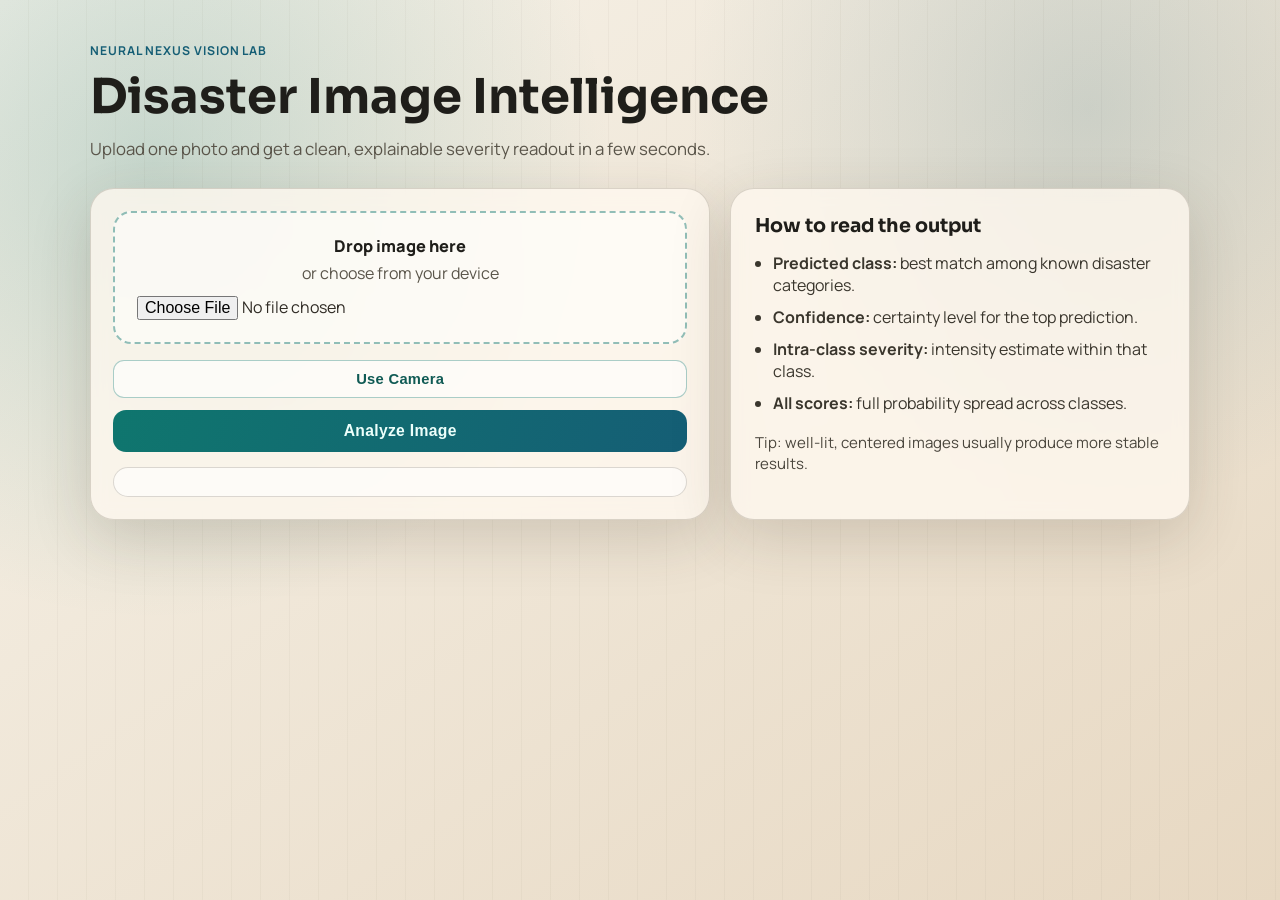
<file: index.html>
<!doctype html>
<html lang="en">
  <head>
    <meta charset="UTF-8" />
    <meta name="viewport" content="width=device-width, initial-scale=1.0" />
    <title>AI Disaster Detection</title>
    <link rel="preconnect" href="https://fonts.googleapis.com" />
    <link rel="preconnect" href="https://fonts.gstatic.com" crossorigin />
    <link
      href="https://fonts.googleapis.com/css2?family=Manrope:wght@400;500;600;700;800&family=Sora:wght@600;700&display=swap"
      rel="stylesheet"
    />
    <link rel="stylesheet" href="style.css" />
  </head>
  <body>
    <div class="scene-bg" aria-hidden="true"></div>
    <main class="page">
      <section class="hero">
        <p class="kicker">Neural Nexus Vision Lab</p>
        <h1>Disaster Image Intelligence</h1>
        <p class="subtitle">
          Upload one photo and get a clean, explainable severity readout in a
          few seconds.
        </p>
      </section>

      <section class="panel-grid">
        <article class="card upload-card">
          <div id="drop-area" class="drop-area" role="button" tabindex="0">
            <p class="drop-title">Drop image here</p>
            <p class="drop-subtitle">or choose from your device</p>
            <input type="file" id="imageInput" accept="image/*" />
          </div>

          <div class="input-actions">
            <button id="cameraBtn" type="button" class="secondary-btn">
              Use Camera
            </button>
            <button
              id="closeCameraBtn"
              type="button"
              class="secondary-btn hidden"
            >
              Close Camera
            </button>
          </div>

          <div id="cameraBox" class="camera-box hidden">
            <video id="cameraFeed" autoplay playsinline muted></video>
            <div class="camera-actions">
              <button id="captureBtn" type="button" class="capture-btn">
                Capture Photo
              </button>
            </div>
          </div>

          <img id="preview" alt="Selected preview" hidden />

          <button id="analyzeBtn" onclick="uploadImage()">Analyze Image</button>

          <div id="loader" class="loader hidden" aria-label="Loading"></div>

          <div id="result" class="result-panel hidden" aria-live="polite"></div>

          <div
            class="progress-container hidden"
            id="progressBox"
            aria-hidden="true"
          >
            <div id="progressBar"></div>
          </div>
        </article>

        <aside class="card notes-card">
          <h2>How to read the output</h2>
          <ul>
            <li>
              <strong>Predicted class:</strong> best match among known disaster
              categories.
            </li>
            <li>
              <strong>Confidence:</strong> certainty level for the top
              prediction.
            </li>
            <li>
              <strong>Intra-class severity:</strong> intensity estimate within
              that class.
            </li>
            <li>
              <strong>All scores:</strong> full probability spread across
              classes.
            </li>
          </ul>
          <p class="notes-footer">
            Tip: well-lit, centered images usually produce more stable results.
          </p>
        </aside>
      </section>
    </main>

    <script src="script.js"></script>
  </body>
</html>
</file>
<file: style.css>
:root {
  --bg-1: #f7f3ea;
  --bg-2: #e7d8c2;
  --ink: #1f1e1a;
  --muted: #5a554a;
  --card: rgba(255, 249, 240, 0.78);
  --line: rgba(63, 53, 37, 0.18);
  --accent: #0f766e;
  --accent-2: #155e75;
  --error: #a11f2d;
  --radius-lg: 24px;
  --radius-md: 14px;
  --shadow: 0 18px 60px rgba(61, 52, 35, 0.18);
}

* {
  box-sizing: border-box;
}

html,
body {
  margin: 0;
  min-height: 100%;
}

body {
  font-family: "Manrope", sans-serif;
  color: var(--ink);
  background:
    radial-gradient(circle at 12% 18%, rgba(15, 118, 110, 0.2), transparent 34%),
    radial-gradient(circle at 85% 12%, rgba(21, 94, 117, 0.16), transparent 30%),
    linear-gradient(145deg, var(--bg-1), var(--bg-2));
  overflow-x: hidden;
}

.scene-bg {
  position: fixed;
  inset: 0;
  pointer-events: none;
  background:
    repeating-linear-gradient(
      90deg,
      transparent 0,
      transparent 28px,
      rgba(89, 77, 57, 0.04) 28px,
      rgba(89, 77, 57, 0.04) 29px
    );
}

.page {
  width: min(1100px, 92vw);
  margin: 42px auto;
  animation: rise-in 0.65s ease;
}

.hero {
  margin-bottom: 28px;
}

.kicker {
  font-weight: 700;
  letter-spacing: 0.08em;
  text-transform: uppercase;
  font-size: 0.76rem;
  color: var(--accent-2);
  margin: 0 0 12px;
}

h1 {
  font-family: "Sora", sans-serif;
  margin: 0;
  font-size: clamp(1.9rem, 4vw, 3rem);
  line-height: 1.08;
  max-width: 700px;
}

.subtitle {
  margin: 14px 0 0;
  max-width: 640px;
  color: var(--muted);
  font-size: 1.05rem;
}

.panel-grid {
  display: grid;
  grid-template-columns: 1.35fr 1fr;
  gap: 20px;
}

.card {
  border: 1px solid var(--line);
  background: var(--card);
  border-radius: var(--radius-lg);
  box-shadow: var(--shadow);
  backdrop-filter: blur(8px);
}

.upload-card {
  padding: 22px;
}

.notes-card {
  padding: 24px;
  display: grid;
  align-content: start;
  gap: 14px;
}

.notes-card h2 {
  margin: 0;
  font-family: "Sora", sans-serif;
  font-size: 1.2rem;
}

.notes-card ul {
  margin: 0;
  padding-left: 18px;
  display: grid;
  gap: 10px;
  color: #3a362d;
}

.notes-footer {
  margin: 4px 0 0;
  color: #4a463d;
  font-size: 0.94rem;
}

.drop-area {
  border: 2px dashed rgba(15, 118, 110, 0.45);
  background: rgba(255, 255, 255, 0.5);
  padding: 22px;
  border-radius: 18px;
  margin-bottom: 16px;
  cursor: pointer;
  text-align: center;
  transition: transform 0.2s ease, background 0.2s ease, border-color 0.2s ease;
}

.drop-area:hover,
.drop-area.drag-active {
  transform: translateY(-2px);
  background: rgba(255, 255, 255, 0.88);
  border-color: rgba(15, 118, 110, 0.85);
}

.drop-title {
  margin: 0;
  font-weight: 800;
  font-size: 1.02rem;
}

.drop-subtitle {
  margin: 5px 0 12px;
  color: var(--muted);
}

input[type="file"] {
  width: 100%;
  font: inherit;
  color: #2f2b24;
}

.input-actions {
  display: flex;
  gap: 10px;
  margin-bottom: 12px;
}

.secondary-btn,
.capture-btn {
  width: 100%;
  padding: 10px;
  border-radius: 11px;
  font-weight: 700;
  font-size: 0.92rem;
}

.secondary-btn {
  border: 1px solid rgba(15, 118, 110, 0.35);
  color: #0f5a54;
  background: rgba(255, 255, 255, 0.62);
}

.secondary-btn:hover {
  box-shadow: none;
  transform: translateY(-1px);
}

.camera-box {
  border: 1px solid var(--line);
  border-radius: 14px;
  background: rgba(255, 255, 255, 0.56);
  overflow: hidden;
  margin-bottom: 14px;
  animation: rise-in 0.2s ease;
}

#cameraFeed {
  width: 100%;
  height: 230px;
  object-fit: cover;
  display: block;
  background: rgba(0, 0, 0, 0.2);
}

.camera-actions {
  padding: 10px;
}

.capture-btn {
  border: 0;
  color: #ecfffb;
  background: linear-gradient(110deg, #0b8a80, #0f766e);
}

#preview {
  width: 100%;
  height: 220px;
  object-fit: cover;
  border-radius: var(--radius-md);
  border: 1px solid var(--line);
  margin-bottom: 14px;
  animation: pop-in 0.28s ease;
}

button {
  width: 100%;
  padding: 12px;
  border: 0;
  border-radius: 13px;
  background: linear-gradient(110deg, var(--accent), var(--accent-2));
  color: #ecfffb;
  font-weight: 700;
  font-size: 0.98rem;
  letter-spacing: 0.02em;
  cursor: pointer;
  transition: transform 0.2s ease, box-shadow 0.2s ease, opacity 0.2s ease;
}

button:hover {
  transform: translateY(-1px);
  box-shadow: 0 12px 20px rgba(15, 118, 110, 0.22);
}

button:disabled {
  cursor: wait;
  opacity: 0.75;
}

.loader {
  margin: 16px auto;
  border: 4px solid rgba(15, 118, 110, 0.16);
  border-top: 4px solid var(--accent);
  border-radius: 50%;
  width: 34px;
  height: 34px;
  animation: spin 0.95s linear infinite;
}

.hidden {
  display: none;
}

.result-panel {
  margin-top: 15px;
  text-align: left;
  display: grid;
  gap: 10px;
  background: rgba(255, 255, 255, 0.6);
  border: 1px solid var(--line);
  border-radius: 16px;
  padding: 14px;
  animation: rise-in 0.3s ease;
}

.result-item,
.scores-section {
  display: grid;
  gap: 4px;
}

.result-label {
  font-size: 0.73rem;
  letter-spacing: 0.08em;
  text-transform: uppercase;
  color: #5d574c;
}

.scores-list {
  display: grid;
  gap: 8px;
}

.score-row {
  display: flex;
  justify-content: space-between;
  gap: 16px;
  padding: 8px 10px;
  border-radius: 11px;
  background: rgba(255, 255, 255, 0.72);
  border: 1px solid rgba(63, 53, 37, 0.14);
}

.result-error {
  color: var(--error);
  font-weight: 700;
}

.progress-container {
  width: 100%;
  height: 9px;
  background: rgba(15, 118, 110, 0.14);
  border-radius: 99px;
  margin-top: 12px;
}

#progressBar {
  height: 100%;
  width: 0;
  background: linear-gradient(90deg, #14b8a6, #22c55e);
  border-radius: 99px;
  transition: width 0.45s ease;
}

@keyframes spin {
  100% {
    transform: rotate(360deg);
  }
}

@keyframes rise-in {
  from {
    opacity: 0;
    transform: translateY(10px);
  }
  to {
    opacity: 1;
    transform: translateY(0);
  }
}

@keyframes pop-in {
  from {
    opacity: 0;
    transform: scale(0.98);
  }
  to {
    opacity: 1;
    transform: scale(1);
  }
}

@media (max-width: 920px) {
  .panel-grid {
    grid-template-columns: 1fr;
  }

  .page {
    margin-top: 28px;
  }
}

@media (max-width: 540px) {
  .page {
    width: 94vw;
  }

  .upload-card,
  .notes-card {
    padding: 16px;
  }

  .drop-area {
    padding: 16px;
  }

  #preview {
    height: 184px;
  }

  .input-actions {
    flex-direction: column;
  }

  #cameraFeed {
    height: 200px;
  }
}
</file>
